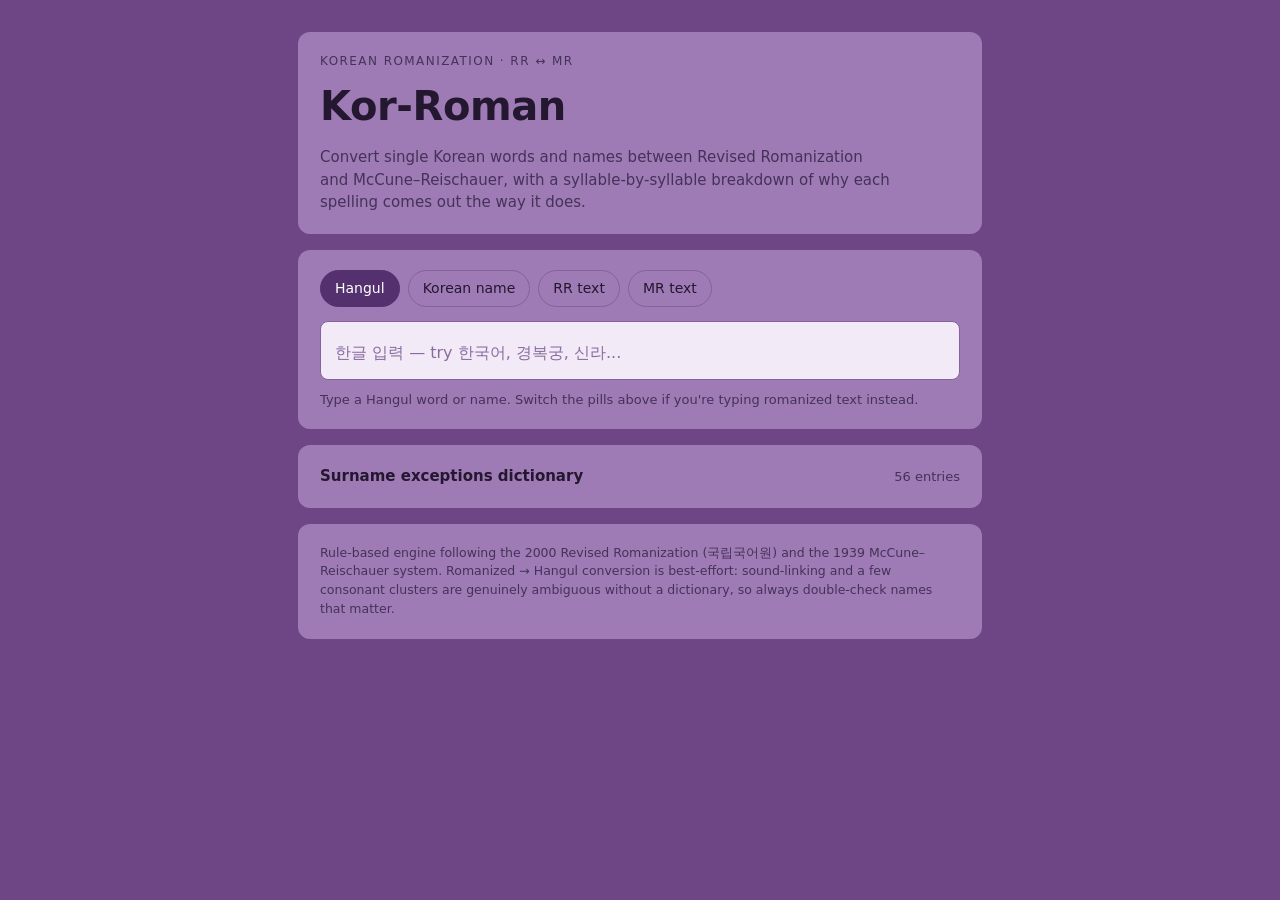
<file: index.html>
<!DOCTYPE html>
<html lang="en">
<head>
<meta charset="UTF-8">
<meta name="viewport" content="width=device-width, initial-scale=1.0">
<title>Kor-Roman</title>
<link rel="stylesheet" href="style.css">
</head>
<body>

<div class="page">

  <header class="hero">
    <p class="eyebrow">korean romanization · RR ↔ MR</p>
    <h1 class="hero-title">Kor-Roman</h1>
    <p class="hero-sub">Convert single Korean words and names between Revised Romanization and McCune&ndash;Reischauer, with a syllable-by-syllable breakdown of why each spelling comes out the way it does.</p>
  </header>

  <main>

    <section class="panel input-panel" aria-label="Input">
      <div class="mode-pills" role="radiogroup" aria-label="Input format">
        <button class="pill active" data-mode="hangul" role="radio" aria-checked="true">Hangul</button>
        <button class="pill" data-mode="name" role="radio" aria-checked="false">Korean name</button>
        <button class="pill" data-mode="RR" role="radio" aria-checked="false">RR text</button>
        <button class="pill" data-mode="MR" role="radio" aria-checked="false">MR text</button>
      </div>
      <input
        id="word-input"
        class="word-input"
        type="text"
        autocomplete="off"
        spellcheck="false"
        placeholder="한글 입력 — try 한국어, 경복궁, 신라..."
        aria-label="Korean word or romanized text"
      >
      <p class="input-hint" id="input-hint">Type a Hangul word or name. Switch the pills above if you're typing romanized text instead.</p>
    </section>

    <section class="bridge-section" id="bridge-section" hidden aria-label="Syllable breakdown">
      <div class="bridge-row" id="bridge-row"></div>
    </section>

    <section class="outputs" id="outputs" hidden>
      <article class="output-card rr" aria-label="Revised Romanization output">
        <div class="output-head">
          <span class="output-label">Revised Romanization</span>
          <button class="copy-btn" data-target="rr-text" aria-label="Copy RR text">Copy</button>
        </div>
        <p class="output-text" id="rr-text"></p>
      </article>
      <article class="output-card mr" aria-label="McCune-Reischauer output">
        <div class="output-head">
          <span class="output-label">McCune&ndash;Reischauer</span>
          <button class="copy-btn" data-target="mr-text" aria-label="Copy MR text">Copy</button>
        </div>
        <p class="output-text" id="mr-text"></p>
      </article>
    </section>

    <section class="notes-strip" id="notes-strip" hidden aria-label="Rules applied">
      <h2 class="notes-title">What happened</h2>
      <ul class="notes-list" id="notes-list"></ul>
    </section>

    <section class="exceptions-section" aria-label="Exceptions dictionary">
      <button class="exceptions-toggle" id="exceptions-toggle" aria-expanded="false">
        <span>Surname exceptions dictionary</span>
        <span class="exceptions-count" id="exceptions-count"></span>
      </button>
      <div class="exceptions-table-wrap" id="exceptions-wrap" hidden>
        <p class="exceptions-note">These common surnames have a conventional spelling people actually use (passports, news, romanized names) that differs from what the plain rules below would generate. They're checked first, before the rule engine runs. A few of these syllables (like 한, "Han") are also ordinary Korean words — if you're not romanizing a name, the algorithmic spelling further up may be the better fit.</p>
        <table class="exceptions-table">
          <thead>
            <tr><th>Hangul</th><th>RR (conventional)</th><th>MR</th><th>Also seen as</th></tr>
          </thead>
          <tbody id="exceptions-tbody"></tbody>
        </table>
      </div>
    </section>

  </main>

  <footer class="page-footer">
    <p>Rule-based engine following the 2000 Revised Romanization (국립국어원) and the 1939 McCune&ndash;Reischauer system. Romanized&nbsp;→&nbsp;Hangul conversion is best-effort: sound-linking and a few consonant clusters are genuinely ambiguous without a dictionary, so always double-check names that matter.</p>
  </footer>

</div>

<script src="hangul.js"></script>
<script src="romanize.js"></script>
<script src="derromanize.js"></script>
<script src="exceptions.js"></script>
<script src="app.js"></script>
</body>
</html>
</file>
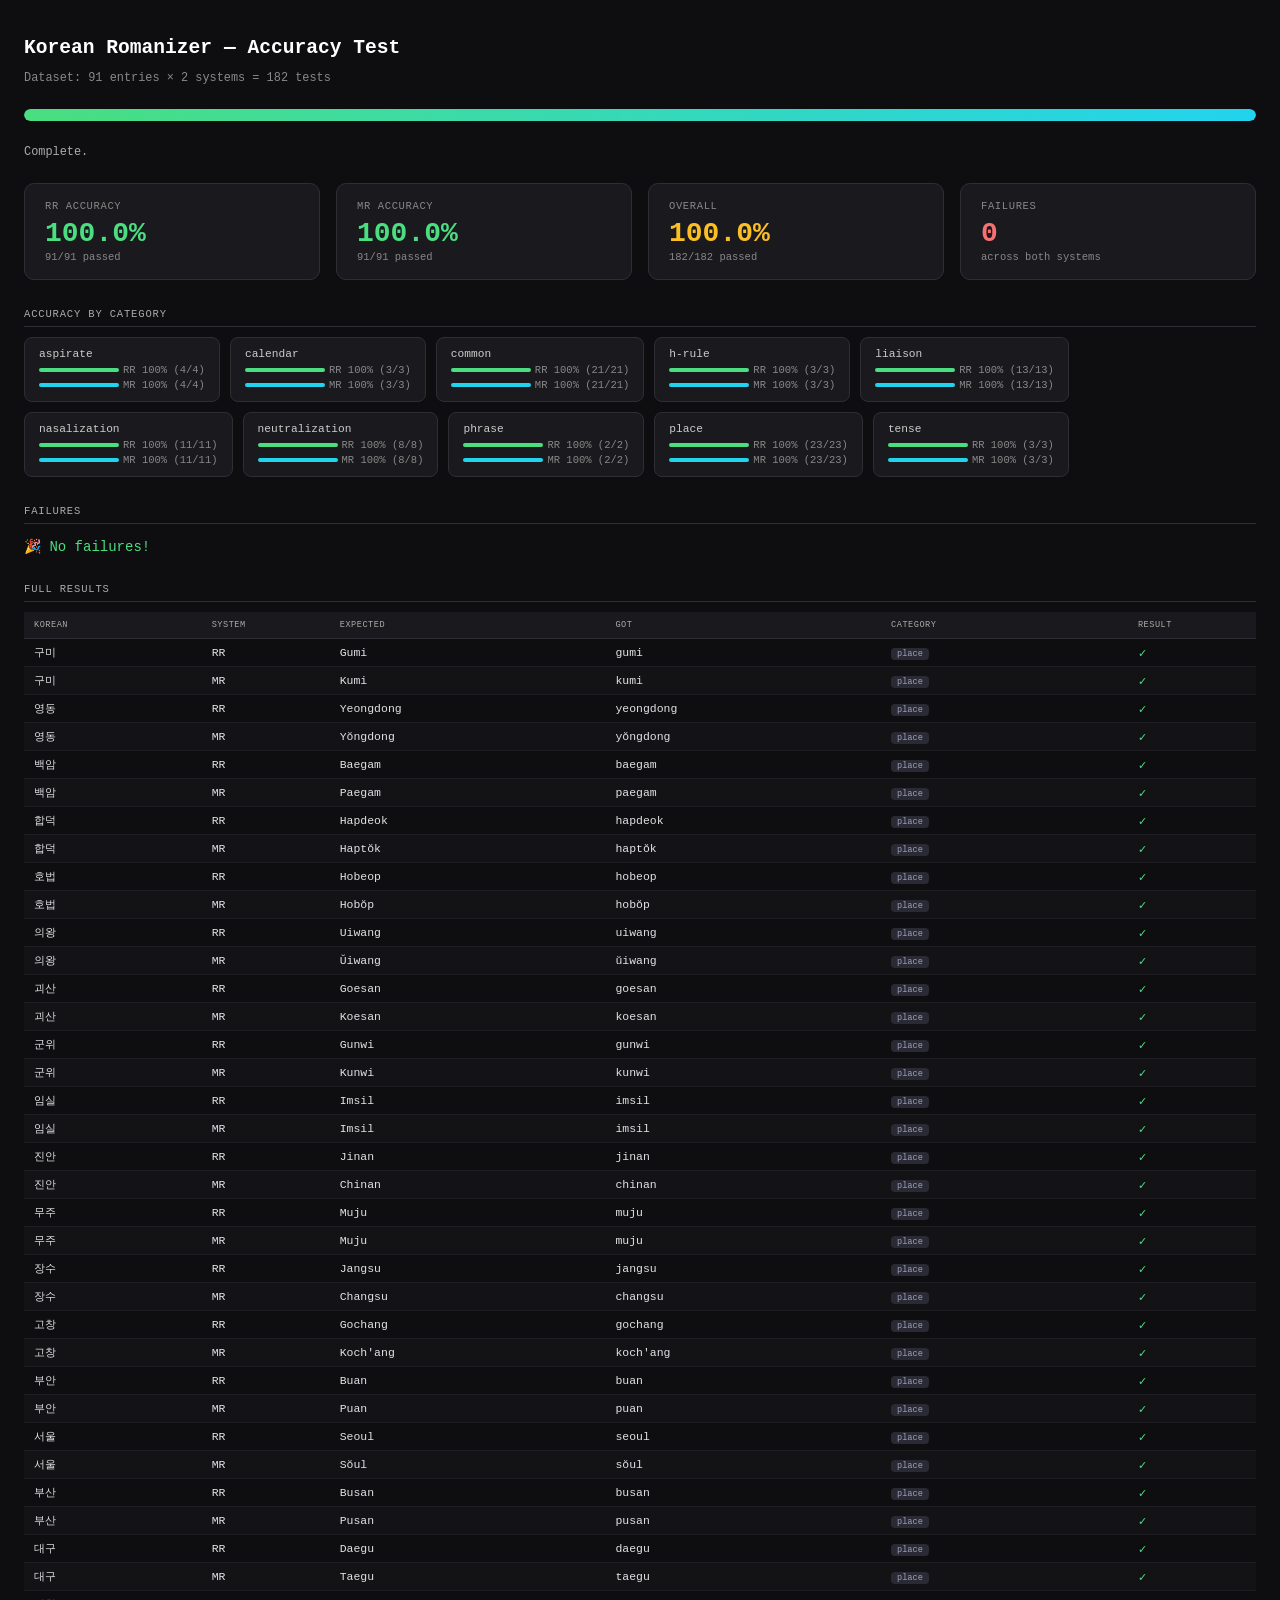
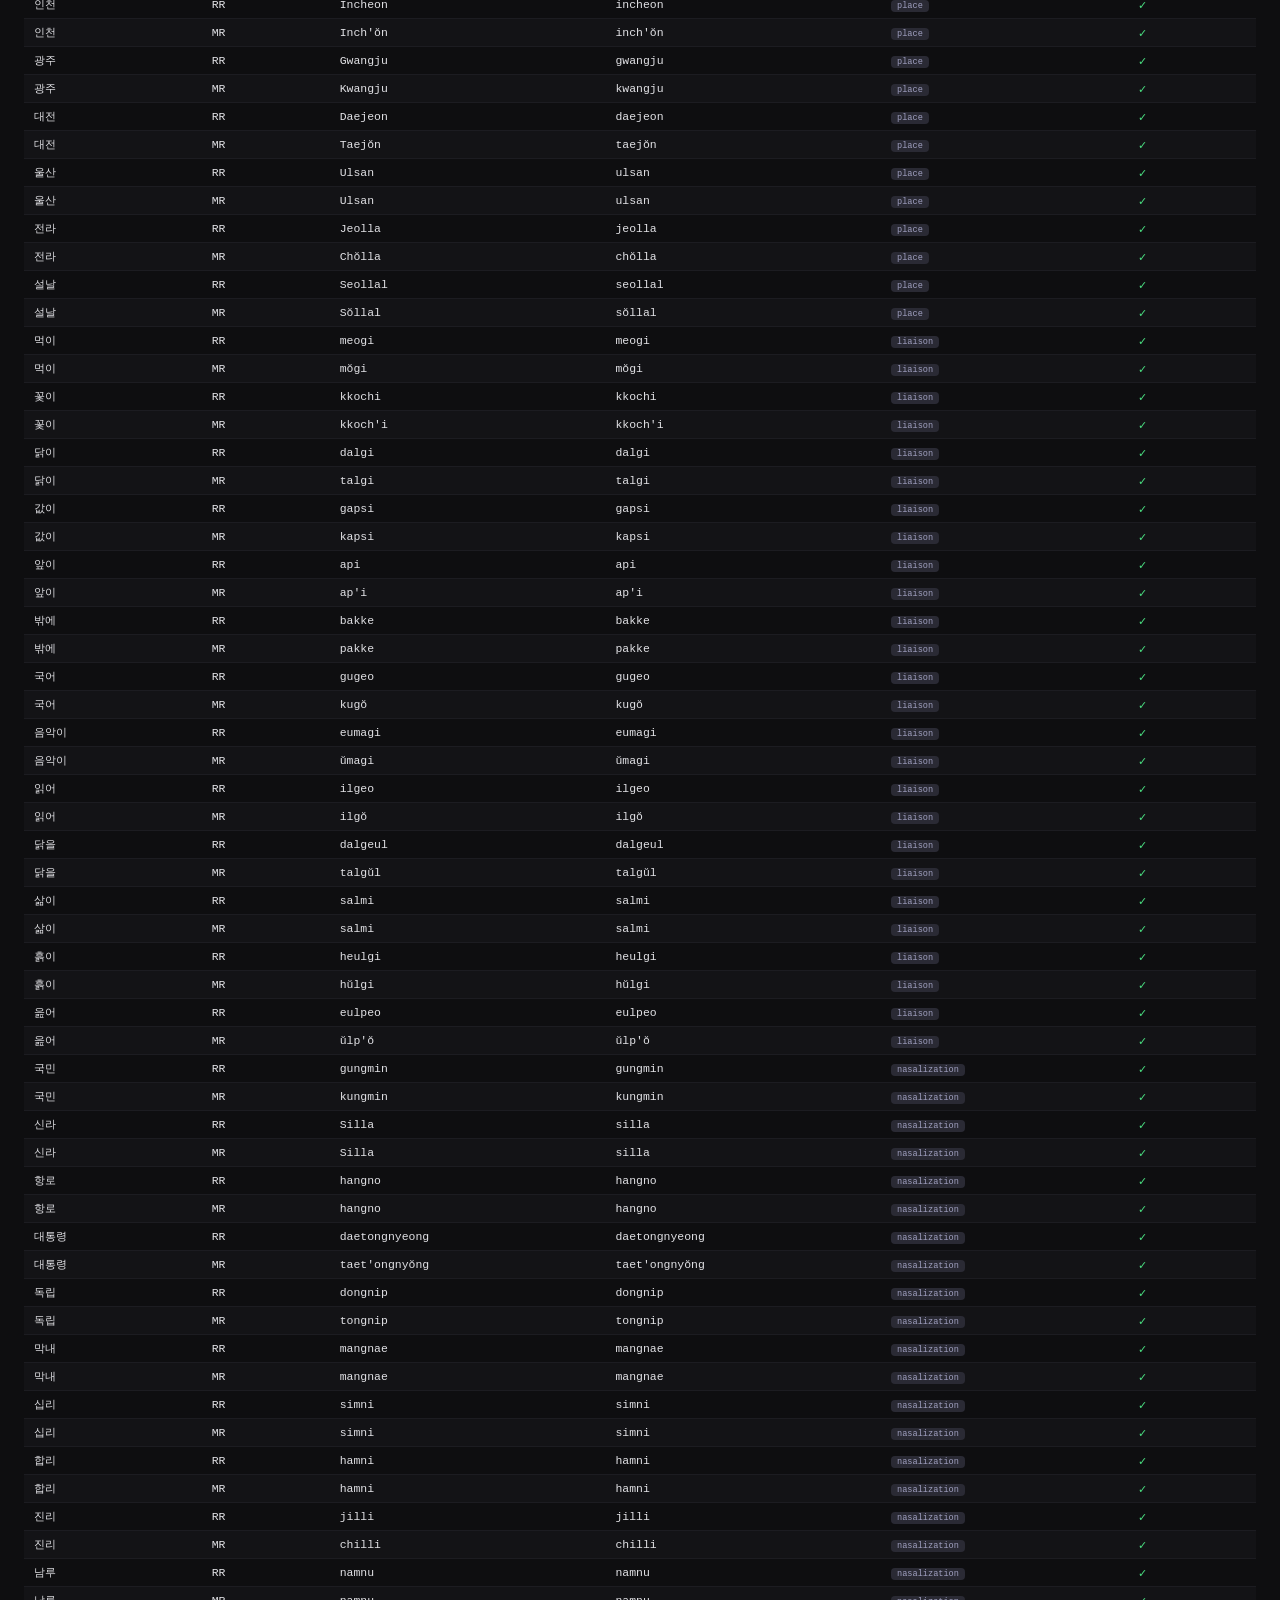
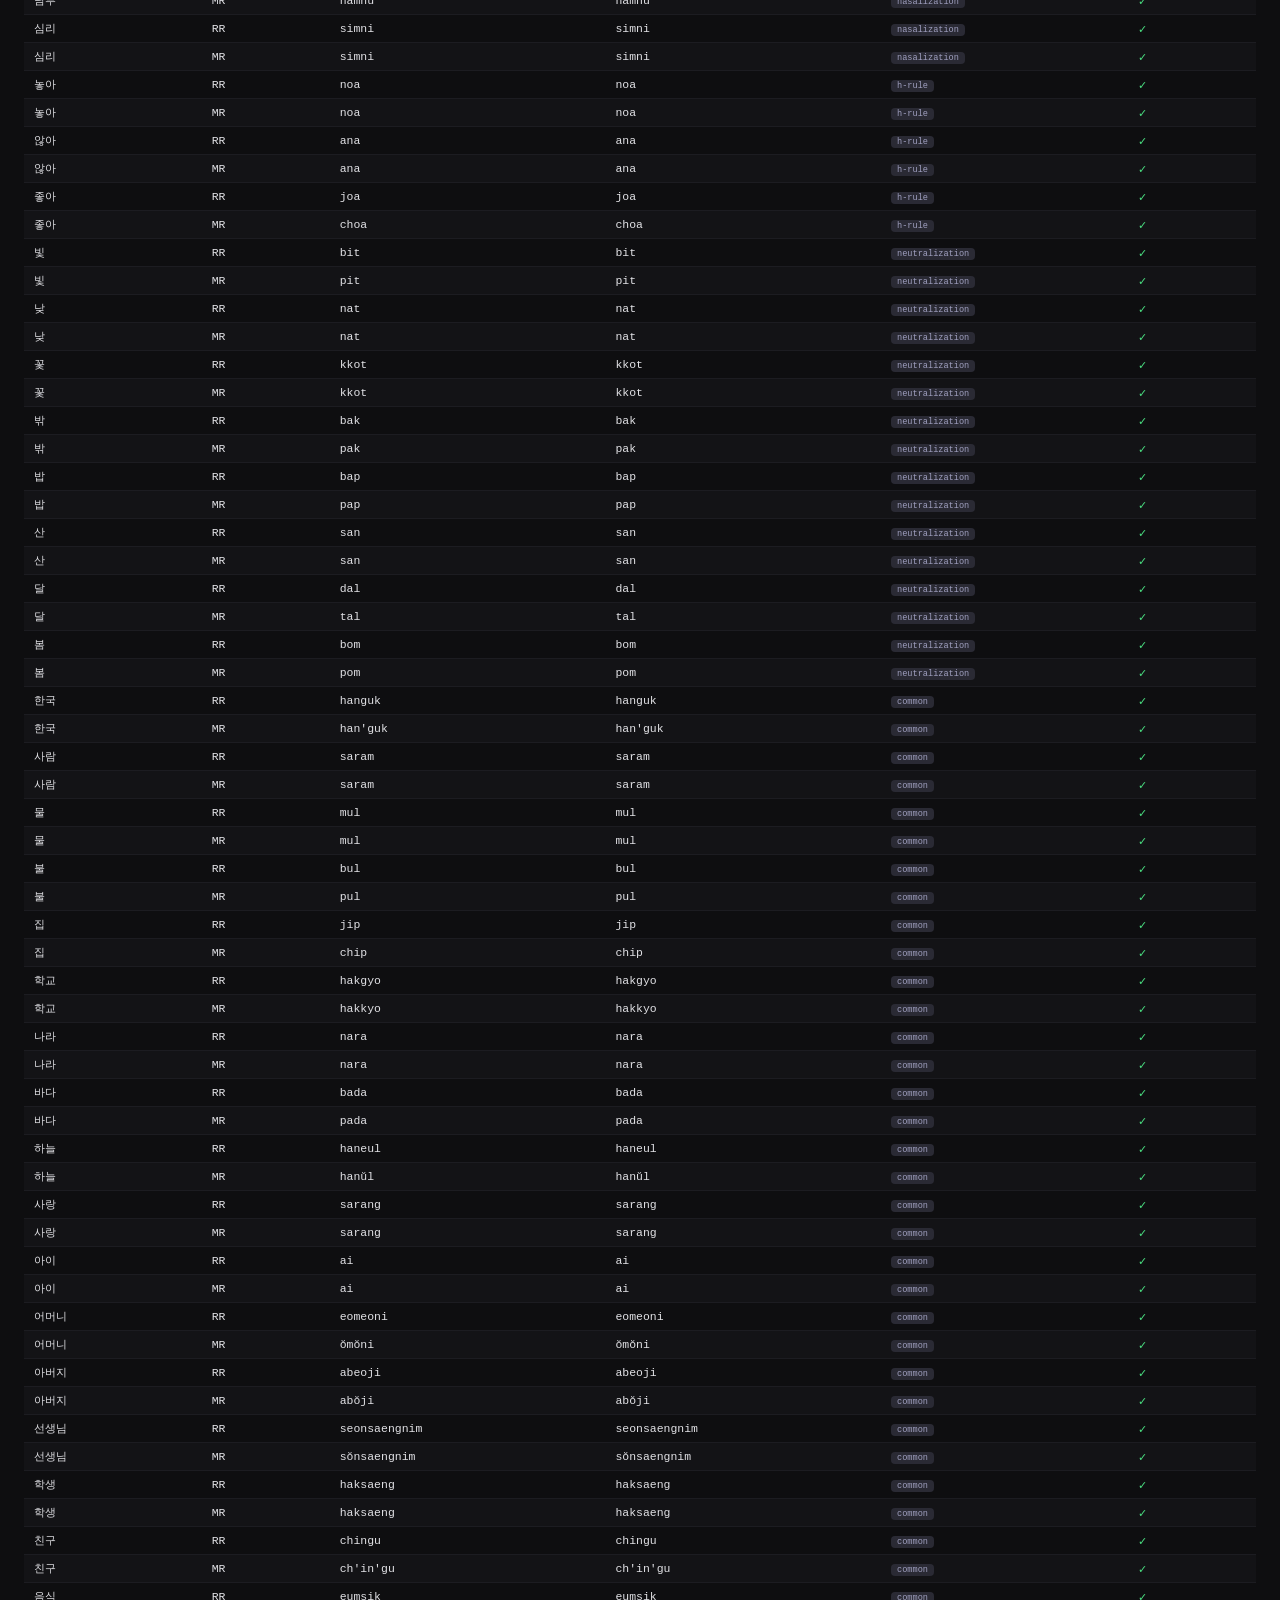
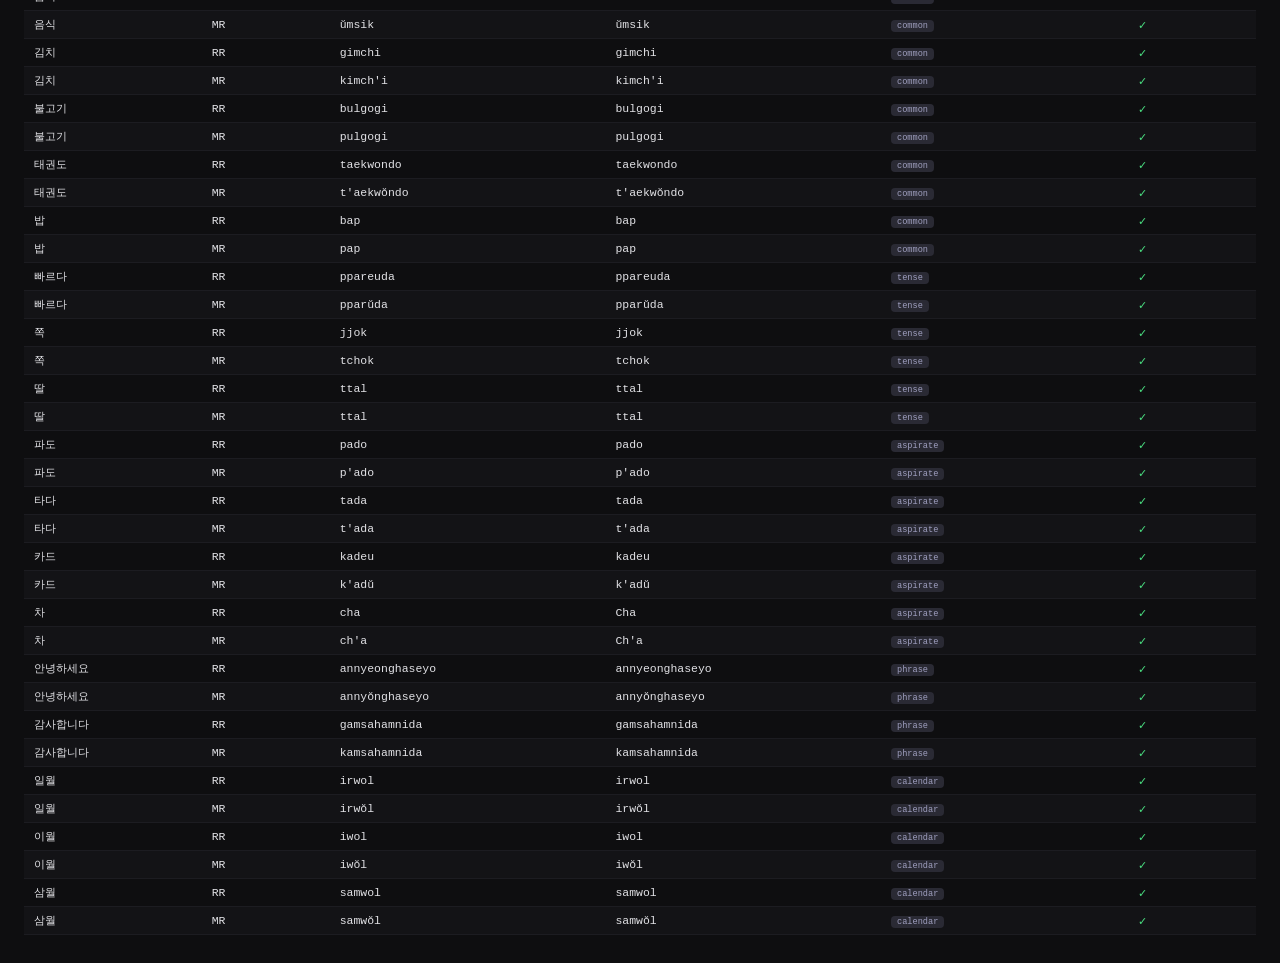
<file: test_accuracy.html>
<!DOCTYPE html>
<html lang="en">
<head>
<meta charset="UTF-8">
<title>Korean Romanizer — Accuracy Test</title>
<style>
  body { font-family: 'IBM Plex Mono', monospace, sans-serif; background: #0e0e10; color: #e2e2e6; margin: 0; padding: 24px; font-size: 14px; }
  h1 { color: #fff; font-size: 1.4em; margin-bottom: 4px; }
  .subtitle { color: #888; margin-bottom: 24px; font-size: 0.85em; }
  .progress-bar-wrap { background: #1e1e22; border-radius: 8px; height: 12px; margin-bottom: 24px; overflow: hidden; }
  .progress-bar { height: 100%; background: linear-gradient(90deg, #4ade80, #22d3ee); width: 0; transition: width 0.1s; border-radius: 8px; }
  .status { color: #aaa; margin-bottom: 24px; font-size: 0.85em; }
  .summary-grid { display: grid; grid-template-columns: repeat(auto-fit, minmax(200px, 1fr)); gap: 16px; margin-bottom: 28px; }
  .stat-card { background: #1a1a1e; border: 1px solid #2e2e35; border-radius: 10px; padding: 16px 20px; }
  .stat-card .label { color: #888; font-size: 0.75em; text-transform: uppercase; letter-spacing: .06em; }
  .stat-card .value { font-size: 2em; font-weight: 700; margin: 6px 0 2px; }
  .stat-card .sub { font-size: 0.75em; color: #888; }
  .pass-value { color: #4ade80; }
  .fail-value { color: #f87171; }
  .overall-value { color: #fbbf24; }
  table { width: 100%; border-collapse: collapse; font-size: 0.82em; }
  thead th { background: #1a1a1e; color: #aaa; text-align: left; padding: 8px 10px; border-bottom: 1px solid #2e2e35; font-weight: 500; text-transform: uppercase; letter-spacing: .06em; font-size: 0.75em; }
  tbody tr:nth-child(even) { background: #131316; }
  td { padding: 6px 10px; border-bottom: 1px solid #1c1c21; vertical-align: middle; }
  .pass-badge { color: #4ade80; }
  .fail-badge { color: #f87171; }
  .cat-pill { background: #2a2a34; color: #a0a0c0; border-radius: 4px; padding: 1px 6px; font-size: 0.75em; }
  .section-head { color: #aaa; font-size: 0.75em; text-transform: uppercase; letter-spacing: .08em; margin: 28px 0 10px; border-bottom: 1px solid #2e2e35; padding-bottom: 6px; }
  .cat-summary { display: flex; flex-wrap: wrap; gap: 10px; margin-bottom: 24px; }
  .cat-card { background: #1a1a1e; border: 1px solid #2e2e35; border-radius: 8px; padding: 10px 14px; min-width: 160px; }
  .cat-card .cn { font-size: 0.8em; color: #ccc; margin-bottom: 4px; }
  .cat-card .cp { font-size: 0.75em; color: #888; }
  .bar { display: inline-block; height: 4px; border-radius: 2px; margin-right: 4px; vertical-align: middle; }
  .bar-pass { background: #4ade80; }
  .bar-fail { background: #f87171; }
  #log { display: none; }
</style>
</head>
<body>
<h1>Korean Romanizer — Accuracy Test</h1>
<p class="subtitle" id="subtitle">Loading dataset…</p>
<div class="progress-bar-wrap"><div class="progress-bar" id="progress-bar"></div></div>
<p class="status" id="status">Initialising…</p>
<div id="results" style="display:none">
  <div class="summary-grid" id="summary-grid"></div>
  <div class="section-head">Accuracy by category</div>
  <div class="cat-summary" id="cat-summary"></div>
  <div class="section-head">Failures</div>
  <div id="failures-section"></div>
  <div class="section-head">Full results</div>
  <table id="full-table">
    <thead><tr><th>Korean</th><th>System</th><th>Expected</th><th>Got</th><th>Category</th><th>Result</th></tr></thead>
    <tbody id="full-body"></tbody>
  </table>
</div>

<script src="hangul.js"></script>
<script src="romanize.js"></script>
<script src="exceptions.js"></script>
<script>
// ---- Dataset: [korean, expectedRR, expectedMR, category] ----
const DATASET = [
  // Official NIKL examples (place names)
  ['구미',   'Gumi',   'Kumi',   'place'],
  ['영동',   'Yeongdong', 'Yŏngdong', 'place'],
  ['백암',   'Baegam', 'Paegam', 'place'],
  ['합덕',   'Hapdeok', 'Haptŏk', 'place'],
  ['호법',   'Hobeop',  'Hobŏp',  'place'],
  ['의왕',   'Uiwang',  'Ŭiwang', 'place'],
  ['괴산',   'Goesan',  'Koesan', 'place'],
  ['군위',   'Gunwi',   'Kunwi',  'place'],
  ['임실',   'Imsil',   'Imsil',  'place'],
  ['진안',   'Jinan',   'Chinan', 'place'],
  ['무주',   'Muju',    'Muju',   'place'],
  ['장수',   'Jangsu',  'Changsu','place'],
  ['고창',   'Gochang', "Koch'ang",'place'],
  ['부안',   'Buan',    'Puan',   'place'],
  ['서울',   'Seoul',   'Sŏul',  'place'],
  ['부산',   'Busan',   'Pusan',  'place'],
  ['대구',   'Daegu',   'Taegu',  'place'],
  ['인천',   'Incheon', "Inch'ŏn",'place'],
  ['광주',   'Gwangju', 'Kwangju','place'],
  ['대전',   'Daejeon', 'Taejŏn','place'],
  ['울산',   'Ulsan',   'Ulsan',  'place'],
  ['전라',   'Jeolla',  'Chŏlla', 'place'],
  ['설날',   'Seollal', 'Sŏllal', 'place'],

  // Liaison (연음)
  ['먹이',  'meogi',   'mŏgi',   'liaison'],
  ['꽃이',  'kkochi',  "kkoch'i", 'liaison'],
  ['닭이',  'dalgi',   'talgi',   'liaison'],
  ['값이',  'gapsi',   'kapsi',   'liaison'],
  ['앞이',  'api',     "ap'i",    'liaison'],
  ['밖에',  'bakke',   'pakke',   'liaison'],
  ['국어',  'gugeo',   'kugŏ',   'liaison'],
  ['음악이','eumagi',  'ŭmagi',  'liaison'],
  ['읽어',  'ilgeo',   'ilgŏ',   'liaison'],
  ['닭을',  'dalgeul', 'talgŭl', 'liaison'],
  ['삶이',  'salmi',   'salmi',  'liaison'],
  ['흙이',  'heulgi',  'hŭlgi',  'liaison'],
  ['읊어',  'eulpeo',  "ŭlp'ŏ",  'liaison'],

  // Nasalization (비음화)
  ['국민',  'gungmin', 'kungmin', 'nasalization'],
  ['신라',  'Silla',   'Silla',   'nasalization'],
  ['항로',  'hangno',  'hangno',  'nasalization'],
  ['대통령','daetongnyeong',"taet'ongnyŏng",'nasalization'],
  ['독립',  'dongnip', 'tongnip', 'nasalization'],
  ['막내',  'mangnae', 'mangnae', 'nasalization'],
  ['십리',  'simni',   'simni',   'nasalization'],
  ['합리',  'hamni',   'hamni',   'nasalization'],
  ['진리',  'jilli',   'chilli',  'nasalization'],
  ['남루',  'namnu',   'namnu',   'nasalization'],
  ['심리',  'simni',   'simni',   'nasalization'],

  // ㅎ rules
  ['놓아',  'noa',     'noa',     'h-rule'],
  ['않아',  'ana',     'ana',     'h-rule'],
  ['좋아',  'joa',     'choa',    'h-rule'],

  // Word-final neutralization
  ['빛',   'bit',     'pit',     'neutralization'],
  ['낮',   'nat',     'nat',     'neutralization'],
  ['꽃',   'kkot',    'kkot',    'neutralization'],
  ['밖',   'bak',     'pak',     'neutralization'],
  ['밥',   'bap',     'pap',     'neutralization'],
  ['산',   'san',     'san',     'neutralization'],
  ['달',   'dal',     'tal',     'neutralization'],
  ['봄',   'bom',     'pom',     'neutralization'],

  // Common vocabulary
  ['한국',  'hanguk',  "han'guk",'common'],
  ['사람',  'saram',   'saram',  'common'],
  ['물',    'mul',     'mul',    'common'],
  ['불',    'bul',     'pul',    'common'],
  ['집',    'jip',     'chip',   'common'],
  ['학교',  'hakgyo',  'hakkyo', 'common'],
  ['나라',  'nara',    'nara',   'common'],
  ['바다',  'bada',    'pada',   'common'],
  ['하늘',  'haneul',  'hanŭl',  'common'],
  ['사랑',  'sarang',  'sarang', 'common'],
  ['아이',  'ai',      'ai',     'common'],
  ['어머니','eomeoni', 'ŏmŏni',  'common'],
  ['아버지','abeoji',  'abŏji',  'common'],
  ['선생님','seonsaengnim','sŏnsaengnim','common'],
  ['학생',  'haksaeng','haksaeng','common'],
  ['친구',  'chingu',  "ch'in'gu",'common'],
  ['음식',  'eumsik',  'ŭmsik',  'common'],
  ['김치',  'gimchi',  "kimch'i",'common'],
  ['불고기','bulgogi',  'pulgogi','common'],
  ['태권도','taekwondo',"t'aekwŏndo",'common'],
  ['밥',    'bap',     'pap',    'common'],

  // Tense consonants
  ['빠르다','ppareuda','pparŭda','tense'],
  ['쪽',    'jjok',    'tchok',  'tense'],
  ['딸',    'ttal',    'ttal',   'tense'],

  // Aspirated consonants
  ['파도',  'pado',    "p'ado",  'aspirate'],
  ['타다',  'tada',    "t'ada",  'aspirate'],
  ['카드',  'kadeu',   "k'adŭ",  'aspirate'],
  ['차',    'cha',     "ch'a",   'aspirate'],

  // Phrases
  ['안녕하세요', 'annyeonghaseyo', 'annyŏnghaseyo', 'phrase'],
  ['감사합니다', 'gamsahamnida',   'kamsahamnida',  'phrase'],

  // Calendar
  ['일월',  'irwol',   'irwŏl',  'calendar'],
  ['이월',  'iwol',    'iwŏl',   'calendar'],
  ['삼월',  'samwol',  'samwŏl', 'calendar'],
];

// Mirror the app: check the exceptions dictionary first, then the rule engine.
function excLookup(word, system) {
  const hit = Exceptions.lookupByHangul(word);
  if (!hit) return null;
  return system === 'RR' ? hit.rr : hit.mr;
}
function rom(word, system) {
  return Romanize.romanize(word, system, excLookup).text;
}

async function runTests() {
  const total = DATASET.length * 2;
  let done = 0;
  const results = [];
  const cats = {};

  document.getElementById('subtitle').textContent = `Dataset: ${DATASET.length} entries × 2 systems = ${total} tests`;
  document.getElementById('status').textContent = 'Running…';

  for (const [korean, expRR, expMR, cat] of DATASET) {
    if (!cats[cat]) cats[cat] = { RR:{pass:0,fail:0}, MR:{pass:0,fail:0} };

    for (const [sys, exp] of [['RR', expRR], ['MR', expMR]]) {
      const got = rom(korean, sys);
      const pass = got.toLowerCase() === exp.toLowerCase();
      results.push({ korean, sys, exp, got, cat, pass });
      if (pass) cats[cat][sys].pass++; else cats[cat][sys].fail++;
      done++;
      document.getElementById('progress-bar').style.width = (done/total*100) + '%';
      document.getElementById('status').textContent = `Testing ${done}/${total}: ${korean} [${sys}]`;
      if (done % 10 === 0) await new Promise(r => setTimeout(r, 0)); // yield to DOM
    }
  }

  document.getElementById('status').textContent = 'Complete.';
  renderResults(results, cats, total);
}

function renderResults(results, cats, total) {
  const rrRes = results.filter(r => r.sys === 'RR');
  const mrRes = results.filter(r => r.sys === 'MR');
  const rrPass = rrRes.filter(r => r.pass).length;
  const mrPass = mrRes.filter(r => r.pass).length;
  const allPass = results.filter(r => r.pass).length;

  // Summary cards
  const grid = document.getElementById('summary-grid');
  grid.innerHTML = `
    <div class="stat-card"><div class="label">RR Accuracy</div><div class="value pass-value">${(rrPass/rrRes.length*100).toFixed(1)}%</div><div class="sub">${rrPass}/${rrRes.length} passed</div></div>
    <div class="stat-card"><div class="label">MR Accuracy</div><div class="value pass-value">${(mrPass/mrRes.length*100).toFixed(1)}%</div><div class="sub">${mrPass}/${mrRes.length} passed</div></div>
    <div class="stat-card"><div class="label">Overall</div><div class="value overall-value">${(allPass/total*100).toFixed(1)}%</div><div class="sub">${allPass}/${total} passed</div></div>
    <div class="stat-card"><div class="label">Failures</div><div class="value fail-value">${total - allPass}</div><div class="sub">across both systems</div></div>
  `;

  // Category summary
  const catWrap = document.getElementById('cat-summary');
  for (const [cat, c] of Object.entries(cats).sort()) {
    const rrPct = (c.RR.pass/(c.RR.pass+c.RR.fail)*100).toFixed(0);
    const mrPct = (c.MR.pass/(c.MR.pass+c.MR.fail)*100).toFixed(0);
    const div = document.createElement('div'); div.className = 'cat-card';
    div.innerHTML = `<div class="cn">${cat}</div>
      <div class="cp"><span class="bar bar-pass" style="width:${rrPct*0.8}px"></span>RR ${rrPct}% (${c.RR.pass}/${c.RR.pass+c.RR.fail})</div>
      <div class="cp" style="margin-top:3px"><span class="bar bar-fail" style="width:${mrPct*0.8}px;background:#22d3ee"></span>MR ${mrPct}% (${c.MR.pass}/${c.MR.pass+c.MR.fail})</div>`;
    catWrap.appendChild(div);
  }

  // Failures
  const failures = results.filter(r => !r.pass);
  const failSec = document.getElementById('failures-section');
  if (failures.length === 0) {
    failSec.innerHTML = '<p style="color:#4ade80">🎉 No failures!</p>';
  } else {
    let t = '<table><thead><tr><th>Korean</th><th>System</th><th>Expected</th><th>Got</th><th>Category</th></tr></thead><tbody>';
    for (const f of failures) {
      t += `<tr><td>${f.korean}</td><td>${f.sys}</td><td style="color:#4ade80">${f.exp}</td><td style="color:#f87171">${f.got}</td><td><span class="cat-pill">${f.cat}</span></td></tr>`;
    }
    t += '</tbody></table>';
    failSec.innerHTML = t;
  }

  // Full table
  const tbody = document.getElementById('full-body');
  for (const r of results) {
    const tr = document.createElement('tr');
    tr.innerHTML = `<td>${r.korean}</td><td>${r.sys}</td><td>${r.exp}</td><td>${r.got}</td><td><span class="cat-pill">${r.cat}</span></td><td class="${r.pass?'pass-badge':'fail-badge'}">${r.pass?'✓':'✗'}</td>`;
    tbody.appendChild(tr);
  }

  document.getElementById('results').style.display = 'block';
}

runTests().catch(e => { document.getElementById('status').textContent = 'Error: ' + e.message; console.error(e); });
</script>
</body>
</html>
</file>
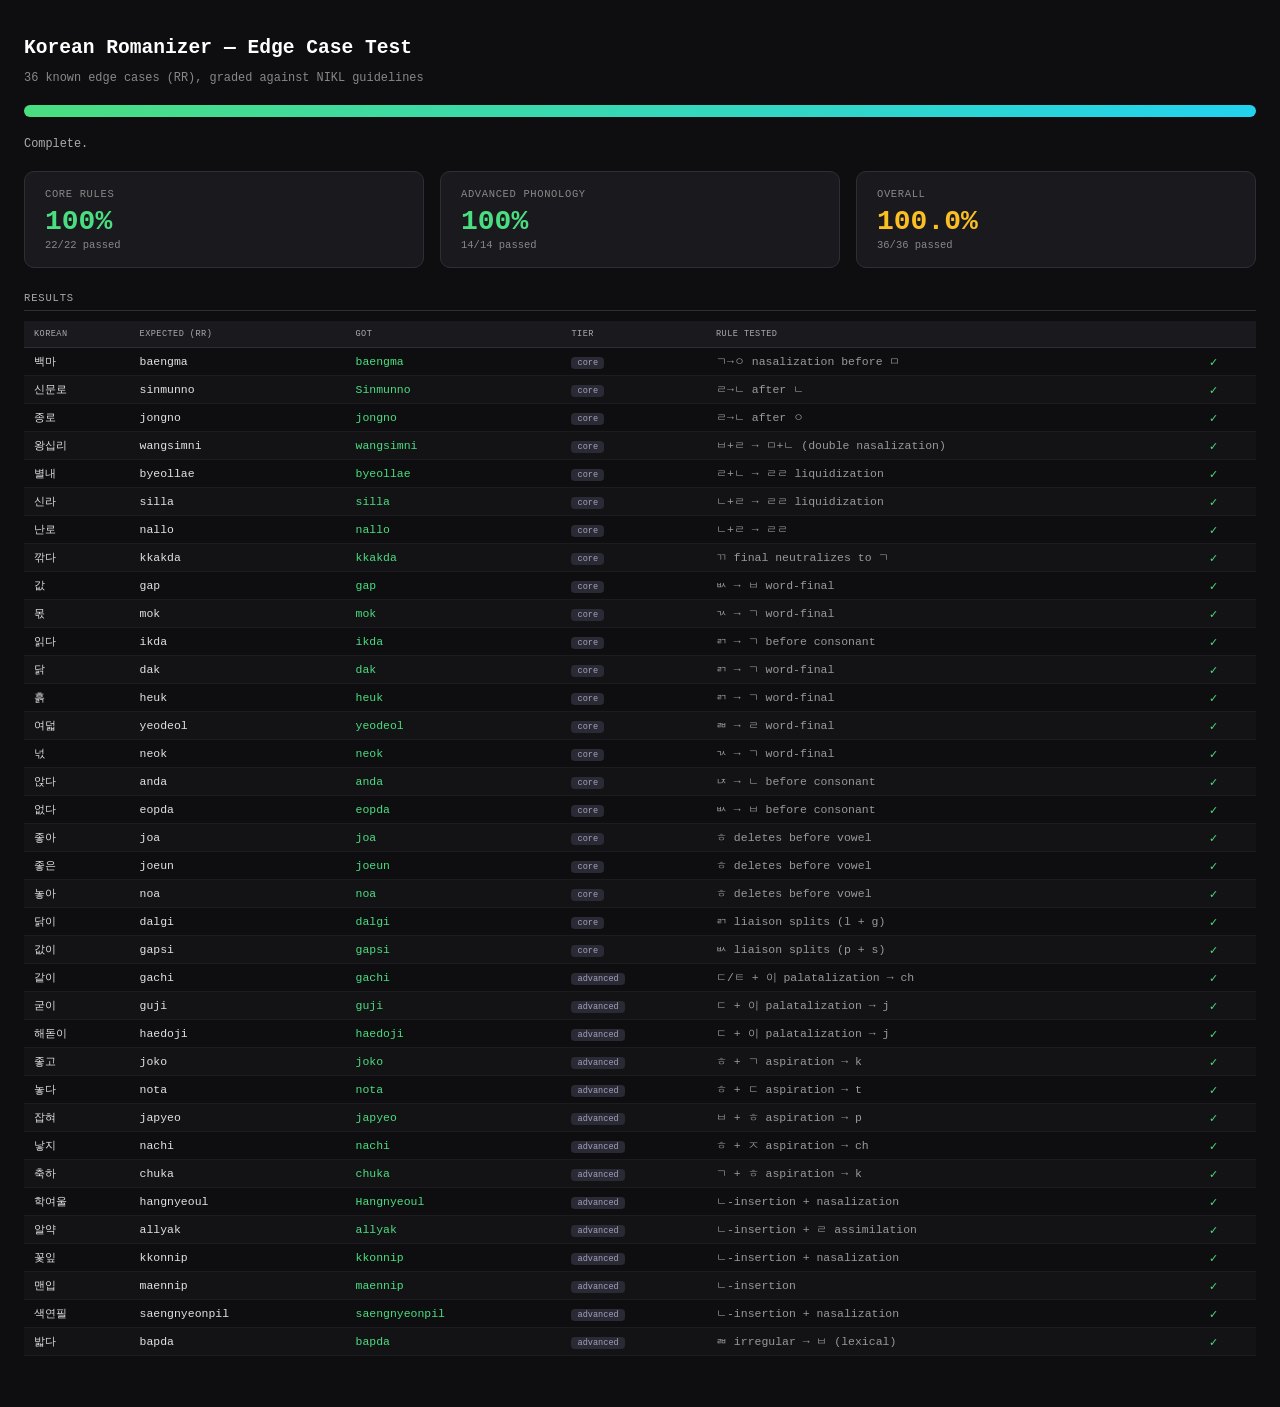
<file: test_edgecases.html>
<!DOCTYPE html>
<html lang="en">
<head>
<meta charset="UTF-8">
<title>Korean Romanizer — Edge Case Test</title>
<style>
  body { font-family: 'IBM Plex Mono', monospace, sans-serif; background:#0e0e10; color:#e2e2e6; margin:0; padding:24px; font-size:14px; }
  h1 { color:#fff; font-size:1.4em; margin-bottom:4px; }
  .subtitle { color:#888; margin-bottom:20px; font-size:.85em; }
  .progress-bar-wrap { background:#1e1e22; border-radius:8px; height:12px; margin-bottom:20px; overflow:hidden; }
  .progress-bar { height:100%; background:linear-gradient(90deg,#4ade80,#22d3ee); width:0; transition:width .08s; }
  .status { color:#aaa; margin-bottom:20px; font-size:.85em; }
  .summary-grid { display:grid; grid-template-columns:repeat(auto-fit,minmax(200px,1fr)); gap:16px; margin-bottom:24px; }
  .stat-card { background:#1a1a1e; border:1px solid #2e2e35; border-radius:10px; padding:16px 20px; }
  .stat-card .label { color:#888; font-size:.75em; text-transform:uppercase; letter-spacing:.06em; }
  .stat-card .value { font-size:2em; font-weight:700; margin:6px 0 2px; }
  .stat-card .sub { font-size:.75em; color:#888; }
  .pass-value{color:#4ade80;} .fail-value{color:#f87171;} .overall-value{color:#fbbf24;}
  table { width:100%; border-collapse:collapse; font-size:.82em; margin-bottom:24px; }
  thead th { background:#1a1a1e; color:#aaa; text-align:left; padding:8px 10px; border-bottom:1px solid #2e2e35; font-weight:500; font-size:.75em; text-transform:uppercase; letter-spacing:.05em; }
  tbody tr:nth-child(even){ background:#131316; }
  td { padding:6px 10px; border-bottom:1px solid #1c1c21; }
  .pass-badge{color:#4ade80;} .fail-badge{color:#f87171;}
  .tier-pill{ background:#2a2a34; color:#a0a0c0; border-radius:4px; padding:1px 6px; font-size:.75em; }
  .section-head{ color:#aaa; font-size:.75em; text-transform:uppercase; letter-spacing:.08em; margin:24px 0 10px; border-bottom:1px solid #2e2e35; padding-bottom:6px; }
  #results{ display:none; }
</style>
</head>
<body>
<h1>Korean Romanizer — Edge Case Test</h1>
<p class="subtitle" id="subtitle">Loading…</p>
<div class="progress-bar-wrap"><div class="progress-bar" id="progress-bar"></div></div>
<p class="status" id="status">Initialising…</p>
<div id="results">
  <div class="summary-grid" id="summary-grid"></div>
  <div class="section-head">Results</div>
  <table><thead><tr><th>Korean</th><th>Expected (RR)</th><th>Got</th><th>Tier</th><th>Rule tested</th><th></th></tr></thead>
  <tbody id="body"></tbody></table>
</div>

<!-- Load engine sources with a cache-buster so the simple dev server can't
     serve a stale copy after edits. -->
<script>
  var __v = '?v=' + Date.now();
  ['hangul.js','romanize.js','exceptions.js'].forEach(function(f){
    document.write('<scr'+'ipt src="'+f+__v+'"></scr'+'ipt>');
  });
</script>
<script>
// [korean, expectedRR, tier, ruleDescription]
// Expected values follow the NIKL (National Institute of Korean Language)
// Revised Romanization guidelines and their official example list.
const EDGE = [
  // --- TIER: core (rules the engine implements; regression guard) ---
  ['백마',   'baengma',    'core', 'ㄱ→ㅇ nasalization before ㅁ'],
  ['신문로', 'sinmunno',   'core', 'ㄹ→ㄴ after ㄴ'],
  ['종로',   'jongno',     'core', 'ㄹ→ㄴ after ㅇ'],
  ['왕십리', 'wangsimni',  'core', 'ㅂ+ㄹ → ㅁ+ㄴ (double nasalization)'],
  ['별내',   'byeollae',   'core', 'ㄹ+ㄴ → ㄹㄹ liquidization'],
  ['신라',   'silla',      'core', 'ㄴ+ㄹ → ㄹㄹ liquidization'],
  ['난로',   'nallo',      'core', 'ㄴ+ㄹ → ㄹㄹ'],
  ['깎다',   'kkakda',     'core', 'ㄲ final neutralizes to ㄱ'],
  ['값',     'gap',        'core', 'ㅄ → ㅂ word-final'],
  ['몫',     'mok',        'core', 'ㄳ → ㄱ word-final'],
  ['읽다',   'ikda',       'core', 'ㄺ → ㄱ before consonant'],
  ['닭',     'dak',        'core', 'ㄺ → ㄱ word-final'],
  ['흙',     'heuk',       'core', 'ㄺ → ㄱ word-final'],
  ['여덟',   'yeodeol',    'core', 'ㄼ → ㄹ word-final'],
  ['넋',     'neok',       'core', 'ㄳ → ㄱ word-final'],
  ['앉다',   'anda',       'core', 'ㄵ → ㄴ before consonant'],
  ['없다',   'eopda',      'core', 'ㅄ → ㅂ before consonant'],
  ['좋아',   'joa',        'core', 'ㅎ deletes before vowel'],
  ['좋은',   'joeun',      'core', 'ㅎ deletes before vowel'],
  ['놓아',   'noa',        'core', 'ㅎ deletes before vowel'],
  ['닭이',   'dalgi',      'core', 'ㄺ liaison splits (l + g)'],
  ['값이',   'gapsi',      'core', 'ㅄ liaison splits (p + s)'],

  // --- TIER: advanced (phonology beyond the current rule set) ---
  ['같이',   'gachi',      'advanced', 'ㄷ/ㅌ + 이 palatalization → ch'],
  ['굳이',   'guji',       'advanced', 'ㄷ + 이 palatalization → j'],
  ['해돋이', 'haedoji',    'advanced', 'ㄷ + 이 palatalization → j'],
  ['좋고',   'joko',       'advanced', 'ㅎ + ㄱ aspiration → k'],
  ['놓다',   'nota',       'advanced', 'ㅎ + ㄷ aspiration → t'],
  ['잡혀',   'japyeo',     'advanced', 'ㅂ + ㅎ aspiration → p'],
  ['낳지',   'nachi',      'advanced', 'ㅎ + ㅈ aspiration → ch'],
  ['축하',   'chuka',      'advanced', 'ㄱ + ㅎ aspiration → k'],
  ['학여울', 'hangnyeoul', 'advanced', 'ㄴ-insertion + nasalization'],
  ['알약',   'allyak',     'advanced', 'ㄴ-insertion + ㄹ assimilation'],
  ['꽃잎',   'kkonnip',    'advanced', 'ㄴ-insertion + nasalization'],
  ['맨입',   'maennip',    'advanced', 'ㄴ-insertion'],
  ['색연필', 'saengnyeonpil','advanced','ㄴ-insertion + nasalization'],
  ['밟다',   'bapda',      'advanced', 'ㄼ irregular → ㅂ (lexical)'],
];

function excLookup(word, system){ const h = Exceptions.lookupByHangul(word); return h ? (system==='RR'?h.rr:h.mr) : null; }
function rom(w){ return Romanize.romanize(w, 'RR', excLookup).text; }

async function run() {
  const total = EDGE.length;
  document.getElementById('subtitle').textContent = `${total} known edge cases (RR), graded against NIKL guidelines`;
  const rows = [];
  const tiers = {};
  for (let i = 0; i < EDGE.length; i++) {
    const [k, exp, tier, rule] = EDGE[i];
    const got = rom(k);
    const pass = got.toLowerCase() === exp.toLowerCase();
    rows.push({ k, exp, got, tier, rule, pass });
    if (!tiers[tier]) tiers[tier] = { pass:0, total:0 };
    tiers[tier].total++; if (pass) tiers[tier].pass++;
    document.getElementById('progress-bar').style.width = ((i+1)/total*100)+'%';
    document.getElementById('status').textContent = `Testing ${i+1}/${total}: ${k}`;
    if (i % 4 === 0) await new Promise(r=>setTimeout(r,0));
  }
  document.getElementById('status').textContent = 'Complete.';
  render(rows, tiers, total);
}

function render(rows, tiers, total) {
  const pass = rows.filter(r=>r.pass).length;
  const core = tiers.core, adv = tiers.advanced;
  document.getElementById('summary-grid').innerHTML = `
    <div class="stat-card"><div class="label">Core rules</div><div class="value pass-value">${(core.pass/core.total*100).toFixed(0)}%</div><div class="sub">${core.pass}/${core.total} passed</div></div>
    <div class="stat-card"><div class="label">Advanced phonology</div><div class="value ${adv.pass===adv.total?'pass-value':'fail-value'}">${(adv.pass/adv.total*100).toFixed(0)}%</div><div class="sub">${adv.pass}/${adv.total} passed</div></div>
    <div class="stat-card"><div class="label">Overall</div><div class="value overall-value">${(pass/total*100).toFixed(1)}%</div><div class="sub">${pass}/${total} passed</div></div>`;
  const tb = document.getElementById('body');
  for (const r of rows) {
    const tr = document.createElement('tr');
    tr.innerHTML = `<td>${r.k}</td><td>${r.exp}</td><td style="color:${r.pass?'#4ade80':'#f87171'}">${r.got}</td><td><span class="tier-pill">${r.tier}</span></td><td style="color:#999">${r.rule}</td><td class="${r.pass?'pass-badge':'fail-badge'}">${r.pass?'✓':'✗'}</td>`;
    tb.appendChild(tr);
  }
  document.getElementById('results').style.display = 'block';
}
run().catch(e=>{ document.getElementById('status').textContent='Error: '+e.message; console.error(e); });
</script>
</body>
</html>
</file>
<file: style.css>
/* Kor-Roman — simple two-tone theme.
   #6F4685 = full page background; #9E7BB5 = boxes behind content. */
:root {
  --bg: #6F4685;      /* full background */
  --box: #9E7BB5;     /* panels behind text/output */
  --ink: #241730;     /* primary text (dark, high contrast on the box) */
  --ink-soft: #45325a;/* secondary text */
  --line: #86619c;    /* borders / rules */
  --accent: #55306e;  /* active pill, focus, buttons */
  --field: #f2ebf7;   /* input field background */
  --mono: ui-monospace, "SF Mono", "IBM Plex Mono", Menlo, Consolas, monospace;
  --sans: system-ui, -apple-system, "Segoe UI", Roboto, sans-serif;
}

* { box-sizing: border-box; }

body {
  margin: 0;
  background: var(--bg);
  color: var(--ink);
  font-family: var(--sans);
  line-height: 1.5;
}

.page {
  max-width: 720px;
  margin: 0 auto;
  padding: 32px 18px;
  display: flex;
  flex-direction: column;
  gap: 16px;
}

main {
  display: flex;
  flex-direction: column;
  gap: 16px;
}

/* The box treatment: every text/output area sits on a #9E7BB5 panel. */
.hero,
.input-panel,
.bridge-section,
.output-card,
.notes-strip,
.exceptions-section,
.page-footer {
  background: var(--box);
  border-radius: 12px;
  padding: 20px 22px;
}

/* ---- Hero ---- */
.eyebrow {
  margin: 0 0 6px;
  font-size: 12px;
  letter-spacing: 0.12em;
  text-transform: uppercase;
  color: var(--ink-soft);
}
.hero-title {
  margin: 0 0 10px;
  font-size: 40px;
  font-weight: 700;
  letter-spacing: -0.01em;
  text-wrap: balance;
}
.hero-sub {
  margin: 0;
  max-width: 60ch;
  font-size: 15px;
  color: var(--ink-soft);
}

/* ---- Mode pills ---- */
.mode-pills {
  display: flex;
  flex-wrap: wrap;
  gap: 8px;
  margin-bottom: 14px;
}
.pill {
  font: inherit;
  font-size: 14px;
  padding: 7px 14px;
  border-radius: 999px;
  border: 1px solid var(--line);
  background: transparent;
  color: var(--ink);
  cursor: pointer;
}
.pill.active {
  background: var(--accent);
  border-color: var(--accent);
  color: #fff;
}
.pill:focus-visible {
  outline: 2px solid var(--accent);
  outline-offset: 2px;
}

/* ---- Input ---- */
.word-input {
  width: 100%;
  font: inherit;
  font-size: 22px;
  padding: 12px 14px;
  border-radius: 8px;
  border: 1px solid var(--line);
  background: var(--field);
  color: var(--ink);
}
.word-input:focus-visible {
  outline: 2px solid var(--accent);
  outline-offset: 1px;
}
.word-input::placeholder { color: #8a6ba0; font-size: 16px; }
.input-hint {
  margin: 10px 0 0;
  font-size: 13px;
  color: var(--ink-soft);
}

/* ---- Syllable bridge ---- */
.bridge-row {
  display: flex;
  flex-wrap: wrap;
  gap: 12px;
}
.bridge-syllable {
  display: flex;
  flex-direction: column;
  align-items: center;
  gap: 4px;
}
.bridge-hangul { font-size: 24px; font-weight: 600; }
.bridge-tick { width: 1px; height: 8px; background: var(--line); }
.bridge-chip {
  font-family: var(--mono);
  font-size: 13px;
  padding: 2px 8px;
  border-radius: 5px;
  background: rgba(255, 255, 255, 0.4);
}
.bridge-chip.mr { background: rgba(36, 23, 48, 0.12); }

/* ---- Outputs (RR vs MR comparison) ---- */
.outputs {
  display: flex;
  gap: 16px;
  flex-wrap: wrap;
}
.output-card { flex: 1; min-width: 220px; }
.output-head {
  display: flex;
  justify-content: space-between;
  align-items: center;
  gap: 10px;
  margin-bottom: 8px;
}
.output-label {
  font-size: 12px;
  letter-spacing: 0.08em;
  text-transform: uppercase;
  color: var(--ink-soft);
}
.copy-btn {
  font: inherit;
  font-size: 12px;
  padding: 4px 11px;
  border-radius: 6px;
  border: 1px solid var(--line);
  background: transparent;
  color: var(--ink);
  cursor: pointer;
}
.copy-btn:hover { background: rgba(255, 255, 255, 0.28); }
.copy-btn:focus-visible { outline: 2px solid var(--accent); outline-offset: 2px; }
.output-text {
  margin: 0;
  min-height: 1.2em;
  font-family: var(--mono);
  font-size: 24px;
  word-break: break-word;
}

/* ---- Notes ---- */
.notes-title {
  margin: 0 0 8px;
  font-size: 12px;
  letter-spacing: 0.08em;
  text-transform: uppercase;
  color: var(--ink-soft);
}
.notes-list {
  margin: 0;
  padding-left: 18px;
  font-size: 14px;
  color: var(--ink-soft);
  display: flex;
  flex-direction: column;
  gap: 5px;
}

/* ---- Exceptions dictionary ---- */
.exceptions-toggle {
  width: 100%;
  display: flex;
  justify-content: space-between;
  align-items: center;
  gap: 10px;
  font: inherit;
  font-size: 15px;
  font-weight: 600;
  background: transparent;
  border: none;
  color: var(--ink);
  cursor: pointer;
  padding: 0;
  text-align: left;
}
.exceptions-toggle:focus-visible { outline: 2px solid var(--accent); outline-offset: 3px; }
.exceptions-count { font-weight: 400; font-size: 13px; color: var(--ink-soft); }
.exceptions-table-wrap { margin-top: 14px; overflow-x: auto; }
.exceptions-note { margin: 0 0 12px; font-size: 13px; color: var(--ink-soft); }
.exceptions-table {
  width: 100%;
  border-collapse: collapse;
  font-size: 14px;
}
.exceptions-table th,
.exceptions-table td {
  text-align: left;
  padding: 6px 10px;
  border-bottom: 1px solid var(--line);
  white-space: nowrap;
}
.exceptions-table th {
  font-size: 12px;
  text-transform: uppercase;
  letter-spacing: 0.06em;
  color: var(--ink-soft);
}

/* ---- Footer ---- */
.page-footer { font-size: 12.5px; color: var(--ink-soft); }
.page-footer p { margin: 0; }

/* Keep the hidden attribute working despite the flex/box rules above. */
[hidden] { display: none !important; }

@media (prefers-reduced-motion: reduce) {
  * { transition: none !important; }
}
</file>
